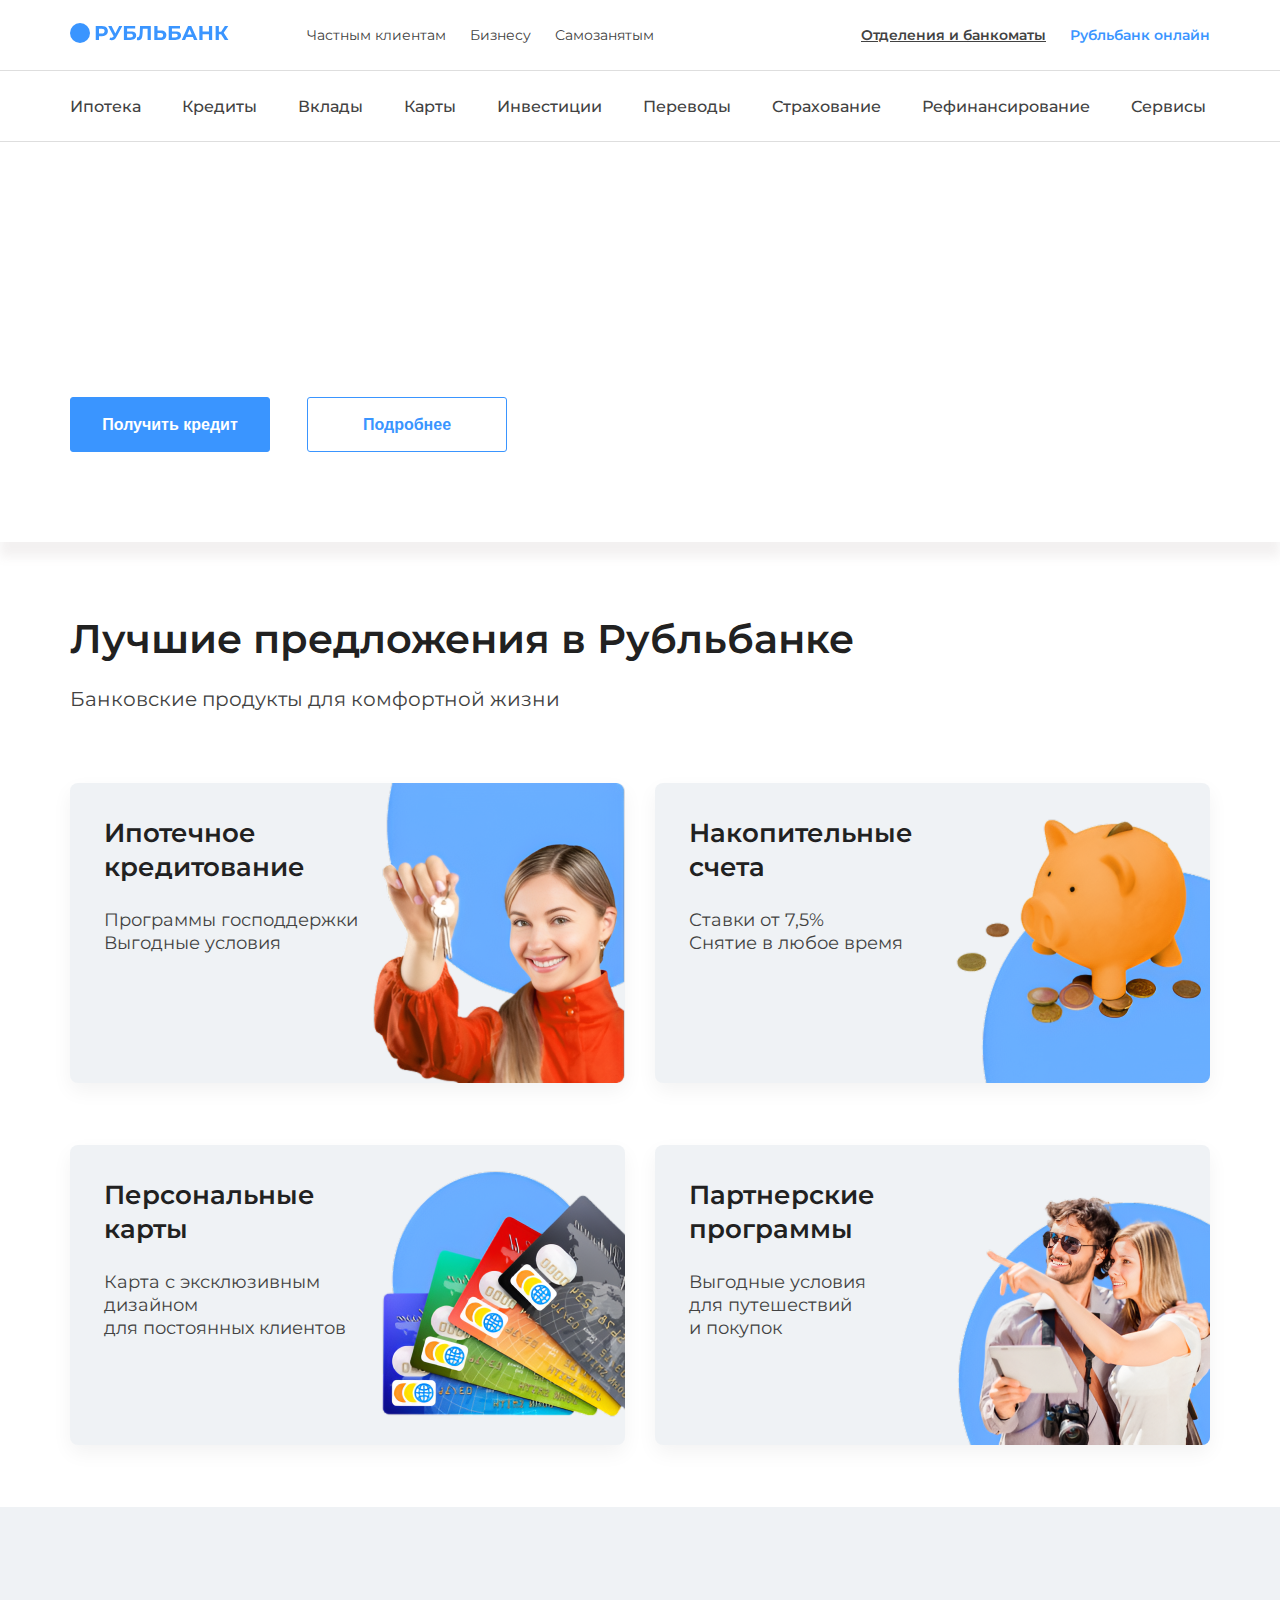
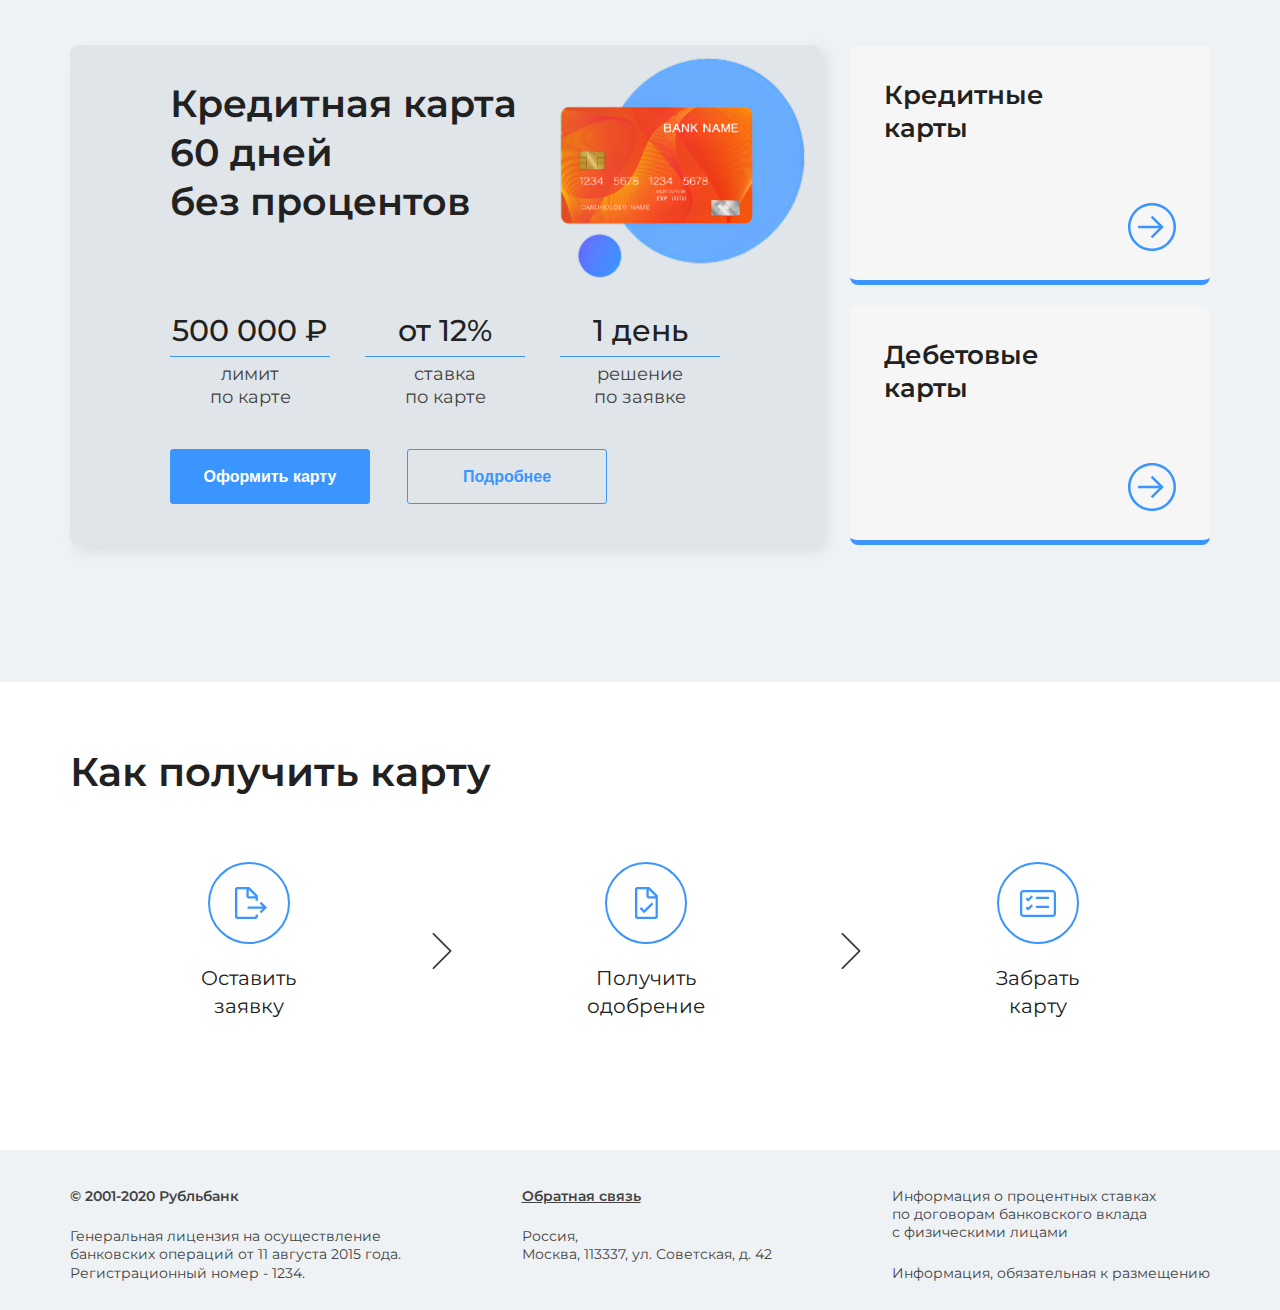
<file: index.html>
<!DOCTYPE html>
<html lang="ru">

<head>
    <meta charset="UTF-8">
    <meta name="viewport" content="width=1200p, initial-scale=1.0">
    <title>Рубль банк</title>
    <link rel="stylesheet" href="./style.css">
    <link rel="preconnect" href="https://fonts.googleapis.com">
    <link rel="preconnect" href="https://fonts.gstatic.com" crossorigin>
    <link
        href="https://fonts.googleapis.com/css2?family=Montserrat:ital,wght@0,100..900;1,100..900&family=Mulish:ital,wght@0,200..1000;1,200..1000&display=swap"
        rel="stylesheet">
</head>

<div id="loader">
    <div class="spinner"></div>
</div>
<script>
    function goToPage() {
        document.getElementById("goBtn").style.display = "none";
        document.getElementById("arrow").style.display = "none";
        document.getElementById("banner-id").style.display = "none";
        document.getElementById("banner-text-id").style.display = "none";
        document.getElementById("loader").style.display = "flex";
        setTimeout(() => {
            window.location.href = "page2.html";
        }, 1000);
    }
</script>

<body>
    <header>
        <div class="container-top-menu">
            <div class="container">
                <div class="top_menu">
                    <div class="left-block-header">
                        <div class="logo">
                            <img src="./assets/logo.svg" alt="Логотип">
                        </div>
                        <div class="left_menu">
                            <ul class="left-menu-list">
                                <li><a href="#">Частным клиентам</a></li>
                                <li><a href="#">Бизнесу</a></li>
                                <li><a href="#">Самозанятым</a></li>
                            </ul>
                        </div>
                    </div>
                    <div class="right_menu">
                        <nav class="right-menu-list">
                            <div class="ATM">
                                <a href="#">Отделения и банкоматы</a>
                            </div>
                            <div class="bank-online">
                                <a href="#">Рубльбанк онлайн</a>
                            </div>
                        </nav>
                    </div>
                </div>
            </div>
        </div>
        <div class="container-nav-bar">
            <div class="container">
                <div class="nav-menu">
                    <ul class="bottom-menu-list">
                        <li><a href="#">Ипотека</a></li>
                        <li><a href="#">Кредиты</a></li>
                        <li><a href="#">Вклады</a></li>
                        <li><a id="goBtn" onclick="event.preventDefault(); goToPage()" href="page2.html">Карты</a></li>
                        <li><a href="#">Инвестиции</a></li>
                        <li><a href="#">Переводы</a></li>
                        <li><a href="#">Страхование</a></li>
                        <li><a href="#">Рефинансирование</a></li>
                        <li><a href="#">Сервисы</a></li>
                    </ul>
                </div>
            </div>
        </div>
    </header>
    <div class="banner-container">
        <div class="container">
            <div class="banner">
                <div class="left-block-banner">
                    <div id="banner-text-id" class="banner-text">
                        <p> Кредит <br> <span class="my-text-color">на любые</span> цели</p>
                    </div>
                    <div class="button-block">
                        <div class="banner-button">
                            <button class="blue">Получить кредит</button>
                        </div>
                        <div class="banner-button">
                            <button class="white">Подробнее</button>
                        </div>
                    </div>
                </div>
                <div class="rightblock">
                    <div id="banner-id" class="image-banner">
                        <img src="./assets/banner.png" alt="banner">
                    </div>
                </div>
            </div>
        </div>
    </div>
    <div class="container">
        <div class="content">
            <p class="title-content">
                Лучшие предложения в Рубльбанке
            </p>
            <p class="text-block-description">
                Банковские продукты для комфортной жизни
            </p>
            <section class="main-section">
                <div class="main-section-item">
                    <div class="text">
                        <p class="text-title">Ипотечное кредитование</p>
                        <p class="text-item-description">Программы господдержки<br>Выгодные условия</p>
                    </div>
                    <div class="img-item">
                        <img src="./assets/ipoteka.png" alt="">
                    </div>
                </div>
                <div class="main-section-item">
                    <div class="text">
                        <p class="text-title">Накопительные счета</p>
                        <p class="text-item-description">Ставки от 7,5%<br>Снятие в любое время</p>
                    </div>
                    <div class="img-item">
                        <img src="./assets/pig.png" alt="">
                    </div>
                </div>
                <div class="main-section-item">
                    <div class="text">
                        <p class="text-title">Персональные карты</p>
                        <p class="text-item-description">Карта с эксклюзивным<br>дизайном<br>для постоянных клиентов</p>
                    </div>
                    <div class="img-item">
                        <img src="./assets/cards_all.png" alt="">
                    </div>
                </div>
                <div class="main-section-item">
                    <div class="text">
                        <p class="text-title">Партнерские программы</p>
                        <p class="text-item-description">Выгодные условия<br>для путешествий<br>и покупок</p>
                    </div>
                    <div class="img-item">
                        <img src="./assets/patner.png" alt="">
                    </div>
                </div>
            </section>
        </div>
    </div>

    <section class="cards">
        <div class="container">
            <div class="card-info">
                <div class="card-60">
                    <div class="card-60-title">
                        <p>Кредитная карта 60 дней<br>без процентов</p>
                        <img src="./assets/card_60_days_cool.png" alt="">
                    </div>
                    <div class="card-60-info">
                        <div class="card-60-info-item">
                            <p class="card-60-info-item-top">500 000 ₽</p>
                            <p class="card-60-info-item-bottom">лимит <br>по карте</p>
                        </div>
                        <div class="card-60-info-item">
                            <p class="card-60-info-item-top">от 12%</p>
                            <p class="card-60-info-item-bottom">ставка <br>по карте</p>
                        </div>
                        <div class="card-60-info-item">
                            <p class="card-60-info-item-top">1 день</p>
                            <p class="card-60-info-item-bottom">решение <br>по заявке</p>
                        </div>
                    </div>
                    <div class="button-block">
                        <div class="banner-button">
                            <button class="blue">Оформить карту</button>
                        </div>
                        <div class="banner-button">
                            <button class="white">Подробнее</button>
                        </div>
                    </div>
                </div>
                <div class="cards-right">
                    <div class="cards-right-item">
                        <p>Кредитные <br>карты</p>
                        <img src="./assets/transition_arrow.svg" alt="">
                    </div>
                    <div class="cards-right-item">
                        <p>Дебетовые <br>карты</p>
                        <img id="arrow" src="./assets/transition_arrow.svg" alt="" onclick="goToPage()">
                    </div>
                </div>
            </div>
        </div>
    </section>

    <div class="get-card">
        <div class="container">
            <div class="get-card-info">
                <div class="get-card-title">
                    <p>Как получить карту</p>
                </div>
                <div class="container-button">
                    <div class="button-info-item">
                        <div class="get-card-button">
                            <img src="./assets/icon_put.svg" alt="">
                        </div>
                        <p>Оставить<br>заявку</p>
                    </div>
                    <img src="./assets/icon_arrow.svg" alt="">
                    <div class="button-info-item">
                        <div class="get-card-button">
                            <img src="./assets/icon_get.svg" alt="">
                        </div>
                        <p>Получить<br>одобрение</p>
                    </div>
                    <img src="./assets/icon_arrow.svg" alt="">
                    <div class="button-info-item">
                        <div class="get-card-button">
                            <img src="./assets/icon_item.svg" alt="">
                        </div>
                        <p>Забрать<br>карту</p>
                    </div>
                </div>
            </div>
        </div>
    </div>

    <div class="footer">
        <div class="container">
            <div class="footer-info">
                <div class="columns-text">
                    <p class="columns-text-top-copyright">
                        © 2001-2020 Рубльбанк
                    </p>
                    <p class="columns-text-bottom">
                        Генеральная лицензия на осуществление<br>банковских операций от 11 августа 2015 года.<br>
                        Регистрационный номер - 1234.
                    </p>
                </div>
                <div class="columns-text">
                    <p class="columns-text-top-underline">
                        Обратная связь
                    </p>
                    <p class="columns-text-bottom">
                        Россия, <br>Москва, 113337, ул. Советская, д. 42
                    </p>
                </div>
                <div class="columns-text">
                    <p class="columns-text-top">
                        Информация о процентных ставках <br>по договорам банковского вклада<br>с физическими лицами
                    </p>
                    <p class="columns-text-bottom">
                        Информация, обязательная к размещению
                    </p>
                </div>
            </div>
        </div>
    </div>
</body>

</html>
</file>
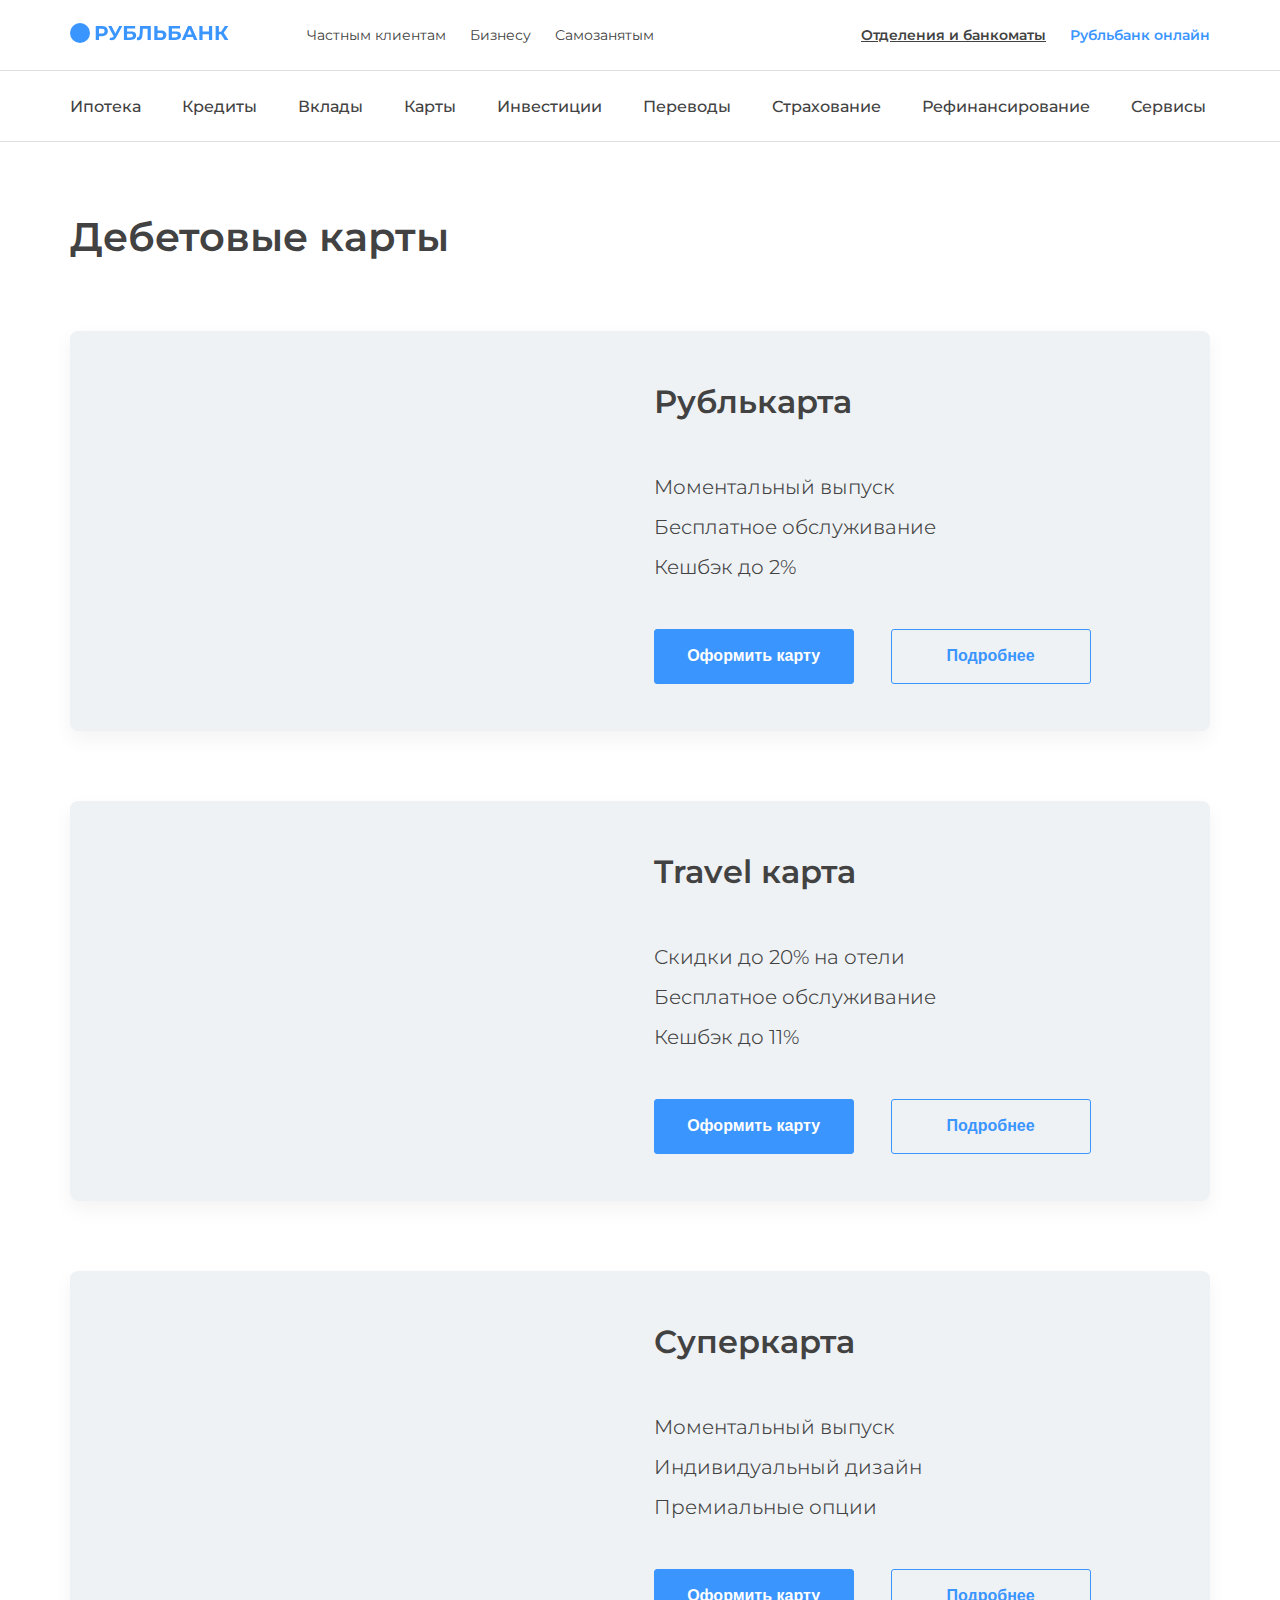
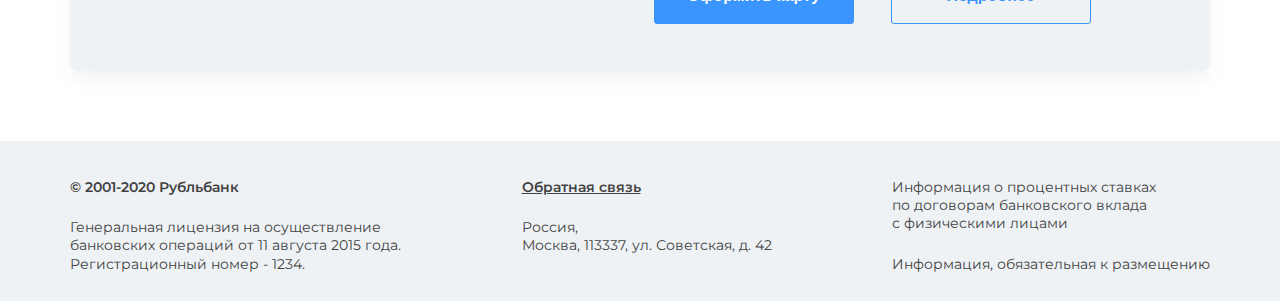
<file: page2.html>
<!DOCTYPE html>
<html lang="ru">

<head>
    <meta charset="UTF-8">
    <meta name="viewport" content="width=device-width, initial-scale=1.0">
    <title>Дебетовые карты</title>
    <link rel="stylesheet" href="style_page_two.css">
    <link rel="preconnect" href="https://fonts.googleapis.com">
    <link rel="preconnect" href="https://fonts.gstatic.com" crossorigin>
    <link
        href="https://fonts.googleapis.com/css2?family=Montserrat:ital,wght@0,100..900;1,100..900&family=Mulish:ital,wght@0,200..1000;1,200..1000&display=swap"
        rel="stylesheet">
</head>

<body>
    <div id="loader">
        <div class="spinner"></div>
    </div>
    <script>
        function goToPage() {
            document.getElementById("banner-rubles").style.display = "none";
            document.getElementById("banner-travel").style.display = "none";
            document.getElementById("banner-super").style.display = "none";
            document.getElementById("goBtn").style.display = "none";
            document.getElementById("loader").style.display = "flex";
            setTimeout(() => {
                window.location.href = "index.html";
            }, 1000);
        }
    </script>

    <header>
        <div class="container-top-menu">
            <div class="container">
                <div class="top_menu">
                    <div class="left-block-header">
                        <div id="goBtn" class="logo" onclick="goToPage()">
                            <img src="./assets/logo.svg" alt="Логотип">
                        </div>
                        <div class="left_menu">
                            <ul class="left-menu-list">
                                <li><a href="#">Частным клиентам</a></li>
                                <li><a href="#">Бизнесу</a></li>
                                <li><a href="#">Самозанятым</a></li>
                            </ul>
                        </div>
                    </div>
                    <div class="right_menu">
                        <nav class="right-menu-list">
                            <div class="ATM">
                                <a href="#">Отделения и банкоматы</a>
                            </div>
                            <div class="bank-online">
                                <a href="#">Рубльбанк онлайн</a>
                            </div>
                        </nav>
                    </div>
                </div>
            </div>
        </div>
        <div class="container-nav-bar">
            <div class="container">
                <div class="nav-menu">
                    <ul class="bottom-menu-list">
                        <li><a href="#">Ипотека</a></li>
                        <li><a href="#">Кредиты</a></li>
                        <li><a href="#">Вклады</a></li>
                        <li><a href="#">Карты</a></li>
                        <li><a href="#">Инвестиции</a></li>
                        <li><a href="#">Переводы</a></li>
                        <li><a href="#">Страхование</a></li>
                        <li><a href="#">Рефинансирование</a></li>
                        <li><a href="#">Сервисы</a></li>
                    </ul>
                </div>
            </div>
        </div>
    </header>

    <div class="content-block">
        <div class="container">
            <div class="content-text-title">
                <p>Дебетовые карты</p>
            </div>
            <div class="rubles-card">
                <img id="banner-rubles" src="./assets/ruble_card.png" alt="" class="rubles-card-img">
                <div class="rubles-card-info">
                    <p class="title">Рублькарта</p>
                    <p>
                        Моментальный выпуск<br>
                        Бесплатное обслуживание<br>
                        Кешбэк до 2%
                    </p>
                    <div class="button-block">
                        <div class="banner-button">
                            <button class="blue">Оформить карту</button>
                        </div>
                        <div class="banner-button">
                            <button class="white">Подробнее</button>
                        </div>
                    </div>
                </div>
            </div>
            <div class="rubles-card">
                <img id="banner-travel" src="./assets/travel_card.png" alt="" class="rubles-card-img">
                <div class="rubles-card-info">
                    <p class="title">Travel карта</p>
                    <p>
                        Скидки до 20% на отели<br>
                        Бесплатное обслуживание<br>
                        Кешбэк до 11%<br>
                    </p>
                    <div class="button-block">
                        <div class="banner-button">
                            <button class="blue">Оформить карту</button>
                        </div>
                        <div class="banner-button">
                            <button class="white">Подробнее</button>
                        </div>
                    </div>
                </div>
            </div>
            <div class="rubles-card">
                <img id="banner-super" src="./assets/super_card.png" alt="" class="rubles-card-img">
                <div class="rubles-card-info">
                    <p class="title">Суперкарта</p>
                    <p>
                        Моментальный выпуск<br>
                        Индивидуальный дизайн<br>
                        Премиальные опции<br>
                    </p>
                    <div class="button-block">
                        <div class="banner-button">
                            <button class="blue">Оформить карту</button>
                        </div>
                        <div class="banner-button">
                            <button class="white">Подробнее</button>
                        </div>
                    </div>
                </div>
            </div>
        </div>
    </div>
    <div class="footer">
        <div class="container">
            <div class="footer-info">
                <div class="columns-text">
                    <p class="columns-text-top-copyright">
                        © 2001-2020 Рубльбанк
                    </p>
                    <p class="columns-text-bottom">
                        Генеральная лицензия на осуществление<br>банковских операций от 11 августа 2015 года.<br>
                        Регистрационный номер - 1234.
                    </p>
                </div>
                <div class="columns-text">
                    <p class="columns-text-top-underline">
                        Обратная связь
                    </p>
                    <p class="columns-text-bottom">
                        Россия, <br>Москва, 113337, ул. Советская, д. 42
                    </p>
                </div>
                <div class="columns-text">
                    <p class="columns-text-top">
                        Информация о процентных ставках <br>по договорам банковского вклада<br>с физическими лицами
                    </p>
                    <p class="columns-text-bottom">
                        Информация, обязательная к размещению
                    </p>
                </div>
            </div>
        </div>
    </div>
</body>

</html>
</file>
<file: style.css>
body {
    margin: 0;
    font-family: "Montserrat", sans-serif;
    color: #424242;
}

.my-text-color {
    color: #3A95FF;
}

#loader {
    display:none;
    position:fixed;
    top:0; left:0;
    width:100%; height:100%;
    background:white;
    justify-content:center;
    align-items:center;
}

.spinner {
    width:50px;
    height:50px;
    border:6px solid #ccc;
    border-top-color:#3498db;
    border-radius:50%;
    animation:spin 0.8s linear infinite;
}

@keyframes spin {
    100% { transform: rotate(360deg); }
}

.container {
    width: 1140px;
    margin: 0 auto;
}

.logo {
    padding-right: 38px;
    transition: transform 0.3s ease, filter 0.3s ease;
}

.logo:hover {
    transform: scale(1.1);
}

.container-top-menu {
    margin: 0 auto;
    border-bottom: 1px solid #DEDEDE;
}

a {
    text-decoration: none;
    color: #424242;
}

.left-block-header {
    display: flex;
    justify-content: space-between;
    align-items: center;
    text-align: center;
}

.top_menu {
    display: flex;
    justify-content: space-between;
    align-items: center;
    height: 70px;
    font-size: 14px;
}

.left-menu-list {
    display: flex;
    justify-content: space-between;
    text-align: center;
    list-style: none;
}

.left-menu-list a {
    display: inline-block;
    padding-right: 24px;
}

.left-menu-list a:hover {
    color: #3A95FF;
}

.right-menu-list {
    display: flex;
    justify-content: space-between;
    list-style: none;
    align-items: center;
    text-align: center;
}

.ATM a {
    display: inline-block;
    text-decoration: underline;
    padding-right: 24px;
    font-weight: 600;
    font-size: 14px;
    transition: transform 0.3s ease, filter 0.3s ease;
}

.ATM a:hover {
    transform: scale(1.05);
}

.bank-online a {
    display: inline-block;
    color: #3A95FF;
    font-weight: 600;
    font-size: 14px;
    transition: transform 0.3s ease, filter 0.3s ease;
}

.bank-online a:hover {
    transform: scale(1.05);
}

.container-nav-bar {
    margin: 0 auto;
    border-bottom: 1px solid #DEDEDE;
    font-size: 16px;
    font-weight: 500;
}

.nav-menu {
    display: flex;
    justify-content: space-between;
    height: 70px;
    align-items: center;
}

.bottom-menu-list {
    list-style: none;
    display: flex;
    align-items: center;
    padding-inline-start: 0%;
}

.bottom-menu-list a:hover {
    color: #3A95FF;
}

.bottom-menu-list li {
    padding-right: 41px;
}

.banner-container {
    display: flex;
    justify-content: space-between;
    align-items: center;
    box-shadow: 0 15px 10px rgba(137, 118, 118, 0.1);
}

.banner {
    display: flex;
    justify-content: space-between;
    height: 400px;
    align-items: end;
}

.banner-text {
    font-size: 52px;
    font-weight: 600;
    color: #212121;
}

.banner-text p,
.banner-text span {
    opacity: 0;
    transform: translateY(20px);
    animation: fadeText 0.8s ease-out forwards;
}

@keyframes fadeText {
    from {
        opacity: 0;
        transform: translateY(20px);
    }
    to {
        opacity: 1;
        transform: translateY(0);
    }
}

.banner-text span {
    animation-delay: 0.2s;
}

.image-banner {
    display: flex;
    height: 400px;
}

.image-banner img {
    opacity: 0;
    transform: translateY(20px);
    animation: fadeInUp 0.8s ease-in-out forwards;
}

@keyframes fadeInUp {
    from {
        opacity: 0;
        transform: translateY(20px);
    }
    to {
        opacity: 1;
        transform: translateY(0);
    }
}

.button-block {
    display: flex;
    align-items: center;
    margin-bottom: 90px;
}

.button-block button.blue {
    background-color: #3A95FF;
    color: #fff;
    border: 1px solid #3A95FF;
    padding: 17px 26px;
    font-size: 16px;
    font-weight: 600;
    cursor: pointer;
    width: 200px;
    height: 55px;
    border-radius: 3px;
    margin-right: 37px;
    line-height: 110%;
    letter-spacing: 0%;
    transition: transform 0.3s ease, filter 0.3s ease;
}

.button-block button.white {
    background-color: transparent;
    color: #3A95FF;
    border: 1px solid #3A95FF;
    padding: 17px 51px;
    font-size: 16px;
    font-weight: 600;
    cursor: pointer;
    width: 200px;
    height: 55px;
    border-radius: 3px;
    margin-right: 37px;
    line-height: 110%;
    letter-spacing: 0%;
    transition: transform 0.3s ease, filter 0.3s ease;
}

.button-block button.blue:hover {
    background-color: #fff;
    color: #3A95FF;
    transform: scale(1.1);
}

.button-block button.white:hover {
    background-color: #3A95FF;
    color: #fff;
    transform: scale(1.1);
}

.title-content {
    color: #212121;
    font-size: 40px;
    font-weight: 600;
    margin-top: 72px;
    margin-bottom: 24px;
}

.text-block-description {
    color: #424242;
    font-size: 20px;
    font-weight: 400;
    margin-bottom: 72px;
}

.main-section {
    display: flex;
    flex-wrap: wrap;
    justify-content: space-between;
}

.main-section-item {
    display: flex;
    justify-content: space-between;
    width: 555px;
    height: 300px;
    background-color: #EFF2F5;
    border-radius: 8px;
    box-sizing: border-box;
    margin-bottom: 62px;
    box-shadow: 0px 8px 20px rgba(0, 0, 0, 0.05);
    transition: transform 0.3s ease, filter 0.3s ease;
}

.main-section-item:hover {
    transform: scale(1.02);
    box-shadow: 10px 10px 10px rgba(137, 118, 118, 0.1);
}

.img-item {
    display: contents;
}

.img-item img {
   border-radius: 8px;
}

.text-title {
    margin-block-start: 0px;
    margin-block-end: 0px;
    font-size: 26px;
    font-weight: 600;
    color: #212121;
    line-height: 130%;
}

.text-item-description {
    margin-block-start: 0px;
    margin-block-end: 0px;
    padding-top: 24px;
}

.text {
    padding-top: 34px;
    padding-left: 34px;
    font-size: 18px;
    font-weight: 400;
    color: #424242;
    line-height: 130%;
}

.cards {
    background-color: #EFF2F5;
    height: 775px;
    display: flex;
    align-items: center;
}

.card-info {
    display: flex;
    justify-content: space-between;
}

.card-60 {
    background-color: #E0E5EA;
    border-radius: 8px;
    box-shadow: -5px -5px 25px rgba(255, 255, 255, 0.25), 5px 5px 15px rgba(0, 0, 0, 0.1);
    height: 500px;
    width: 750px;
}

.card-60-title {
    display: flex;
    justify-content: space-between;
    font-size: 38px;
    font-weight: 600;
    color: #212121;
    line-height: 130%;
    height: 250px;
}

.card-60-title p {
    margin: 0;
    padding-top: 34px;
    padding-left: 100px;
}

.card-60-info {
    display: flex;
    justify-content: space-between;
    margin: 0px 100px;
    margin-top: 16px;
}

.card-60-info-item-top {
    color: #212121;
    font-size: 30px;
    font-weight: 500;
    text-align: center;
    line-height: 130%;
    width: 160px;
    border-bottom: #3A95FF 1px solid;
    margin: 0;
    padding-bottom: 6px;
}

.card-60-info-item-bottom {
    color: #424242;
    text-align: center;
    font-size: 18px;
    line-height: 130%;
    font-weight: 400;
    margin: inherit;
    padding-top: 6px;
}

.card-60 .button-block {
    margin-top: 40px;
    margin-left: 100px;
}

.cards-right {
    display: flex;
    flex-direction: column;
    justify-content: space-between;
}

.cards-right-item {
    display: flex;
    justify-content: space-between;
    background-color: #F6F6F6;
    border-radius: 8px;
    border-bottom: #3A95FF 5px solid;
    width: 360px;
    height: 235px;
}

.cards-right-item img {
    width: 48px;
    height: 48px;
    align-self: flex-end;
    margin-right: 34px;
    margin-bottom: 29px;
    transition: transform 0.3s ease, filter 0.3s ease;
}

.cards-right-item img:hover {
    transform: scale(1.1);
}

.cards-right-item p {
    font-size: 26px;
    font-weight: 600;
    color: #212121;
    line-height: 130%;
    margin-left: 34px;
    margin-top: 34px;
}

.get-card-title {
    font-size: 40px;
    font-weight: 600;
    color: #212121;
    line-height: 100%;
    margin-top: 70px;
    margin-bottom: 70px;
}

.get-card {
    margin-bottom: 110px;
}

.container-button {
    display: flex;
    justify-content: space-between;
    align-items: center;
    margin: 0px 131px;
}

.container-button img {
    display: block;
}

.get-card-button {
    display: flex;
    justify-content: center;
    align-items: center;
    width: 82px;
    height: 82px;
}

.button-info-item {
    display: flex;
    flex-direction: column;
    align-items: center;
    text-align: center; 
    font-size: 20px;
    line-height: 140%;
    font-weight: 500px;
    color: #212121;
}

.footer {
    height: 160px;
    background-color: #EFF2F5;
}

.footer-info {
    display: flex;
    justify-content: space-between;
    align-items: top;
}

.columns-text-bottom {
    font-size: 14px;
    line-height: 130%;
    font-weight: 400;
    color: #424242
}

.columns-text-top-copyright {
    font-size: 14px;
    line-height: 130%;
    font-weight: 600;
    color: #424242;
    margin-top: 37px;
    margin-bottom: 22px;
}

.columns-text-top-underline {
    font-size: 14px;
    line-height: 130%;
    font-weight: 600;
    color: #424242;
    text-decoration: underline;
    margin-top: 37px;
    margin-bottom: 22px;
}

.columns-text-top {
    font-size: 14px;
    line-height: 130%;
    font-weight: 400;
    color: #424242;
    margin-top: 37px;
    margin-bottom: 22px;
}
</file>
<file: style_page_two.css>
body {
    margin: 0;
    font-family: "Montserrat", sans-serif;
    color: #424242;
}

.my-text-color {
    color: #3A95FF;
}

#loader {
    display:none;
    position:fixed;
    top:0; left:0;
    width:100%; height:100%;
    background:white;
    justify-content:center;
    align-items:center;
}

.spinner {
    width:50px;
    height:50px;
    border:6px solid #ccc;
    border-top-color:#3498db;
    border-radius:50%;
    animation:spin 0.8s linear infinite;
}

@keyframes spin {
    100% { transform: rotate(360deg); }
}

.container {
    width: 1140px;
    margin: 0 auto;
}

.logo {
    padding-right: 38px;
    transition: transform 0.3s ease, filter 0.3s ease;
}

.logo:hover {
    transform: scale(1.1);
}

.container-top-menu {
    margin: 0 auto;
    border-bottom: 1px solid #DEDEDE;
}

a {
    text-decoration: none;
    color: #424242;
}

.left-block-header {
    display: flex;
    justify-content: space-between;
    align-items: center;
    text-align: center;
}

.top_menu {
    display: flex;
    justify-content: space-between;
    align-items: center;
    height: 70px;
    font-size: 14px;
}

.left-menu-list {
    display: flex;
    justify-content: space-between;
    text-align: center;
    list-style: none;
}

.left-menu-list a {
    display: inline-block;
    padding-right: 24px;
}

.left-menu-list a:hover {
    color: #3A95FF;
}

.right-menu-list {
    display: flex;
    justify-content: space-between;
    list-style: none;
    align-items: center;
    text-align: center;
}

.ATM a {
    display: inline-block;
    text-decoration: underline;
    padding-right: 24px;
    font-weight: 600;
    font-size: 14px;
    transition: transform 0.3s ease, filter 0.3s ease;
}

.ATM a:hover {
    transform: scale(1.05);
}

.bank-online a {
    display: inline-block;
    color: #3A95FF;
    font-weight: 600;
    font-size: 14px;
    transition: transform 0.3s ease, filter 0.3s ease;
}

.bank-online a:hover {
    transform: scale(1.05);
}

.container-nav-bar {
    margin: 0 auto;
    border-bottom: 1px solid #DEDEDE;
    font-size: 16px;
    font-weight: 500;
}

.nav-menu {
    display: flex;
    justify-content: space-between;
    height: 70px;
    align-items: center;
}

.bottom-menu-list {
    list-style: none;
    display: flex;
    align-items: center;
    padding-inline-start: 0%;
}

.bottom-menu-list a:hover {
    color: #3A95FF;
}

.bottom-menu-list li {
    padding-right: 41px;
}

.content-text-title {
    font-size: 40px;
    font-weight: 600;
    margin: 70px 0px;
}

.rubles-card {
    margin-bottom: 70px;
    background-color: #EFF2F5;
    display: flex;
    border-radius: 8px;
    box-shadow: 0px 8px 20px rgba(0, 0, 0, 0.05);
    height: 400px;
}

.rubles-card img {
    opacity: 0;
    transform: translateY(20px);
    animation: fadeInUp 0.8s ease-in-out forwards;
}

@keyframes fadeInUp {
    from {
        opacity: 0;
        transform: translateY(20px);
    }
    to {
        opacity: 1;
        transform: translateY(0);
    }
}

.rubles-card-info {
    margin-left: 30px;
    font-size: 20px;
    line-height: 200%;
    font-weight: 350;
}

.rubles-card-info p {
    margin-bottom: 42px;
}

.rubles-card-info .title {
    font-size: 32px;
    font-weight: 600;
    line-height: 130%;
    margin-top: 50px;
    margin-bottom: 44px;
}

.button-block {
    display: flex;
    align-items: center;
    margin-bottom: 90px;
}

.button-block button.blue {
    background-color: #3A95FF;
    color: #fff;
    border: 1px solid #3A95FF;
    padding: 17px 26px;
    font-size: 16px;
    font-weight: 600;
    cursor: pointer;
    width: 200px;
    height: 55px;
    border-radius: 3px;
    margin-right: 37px;
    line-height: 110%;
    letter-spacing: 0%;
    transition: transform 0.3s ease, filter 0.3s ease;
}

.button-block button.white {
    background-color: transparent;
    color: #3A95FF;
    border: 1px solid #3A95FF;
    padding: 17px 51px;
    font-size: 16px;
    font-weight: 600;
    cursor: pointer;
    width: 200px;
    height: 55px;
    border-radius: 3px;
    margin-right: 37px;
    line-height: 110%;
    letter-spacing: 0%;
    transition: transform 0.3s ease, filter 0.3s ease;
}

.button-block button.blue:hover {
    background-color: #fff;
    color: #3A95FF;
    transform: scale(1.1);
}

.button-block button.white:hover {
    background-color: #3A95FF;
    color: #fff;
    transform: scale(1.1);
}

.footer {
    height: 160px;
    background-color: #EFF2F5;
}

.footer-info {
    display: flex;
    justify-content: space-between;
    align-items: top;
}

.columns-text-bottom {
    font-size: 14px;
    line-height: 130%;
    font-weight: 400;
    color: #424242
}

.columns-text-top-copyright {
    font-size: 14px;
    line-height: 130%;
    font-weight: 600;
    color: #424242;
    margin-top: 37px;
    margin-bottom: 22px;
}

.columns-text-top-underline {
    font-size: 14px;
    line-height: 130%;
    font-weight: 600;
    color: #424242;
    text-decoration: underline;
    margin-top: 37px;
    margin-bottom: 22px;
}

.columns-text-top {
    font-size: 14px;
    line-height: 130%;
    font-weight: 400;
    color: #424242;
    margin-top: 37px;
    margin-bottom: 22px;
}
</file>
